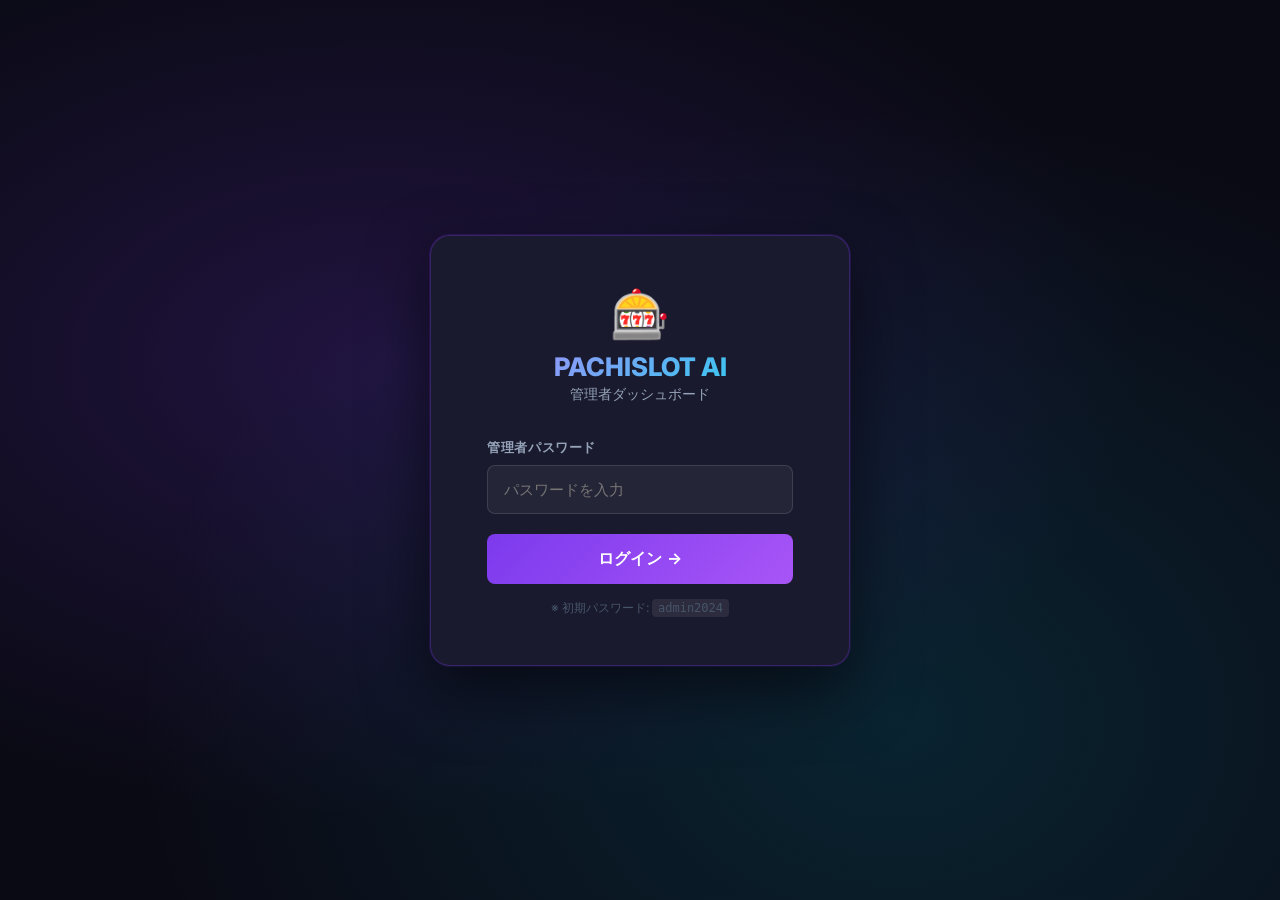
<file: admin.html>
<!DOCTYPE html>
<html lang="ja">
<head>
  <meta charset="UTF-8">
  <meta name="viewport" content="width=device-width, initial-scale=1.0">
  <meta name="description" content="パチスロAI 管理者ダッシュボード - 全国ホールデータ集計">
  <title>管理者ダッシュボード | PACHISLOT AI</title>
  <link rel="preconnect" href="https://fonts.googleapis.com">
  <link rel="preconnect" href="https://fonts.gstatic.com" crossorigin>
  <link href="https://fonts.googleapis.com/css2?family=Inter:wght@300;400;500;600;700;800&display=swap" rel="stylesheet">
  <link rel="stylesheet" href="./admin.css">
</head>
<body>

  <!-- ===== LOGIN OVERLAY ===== -->
  <div id="login-overlay" class="login-overlay">
    <div class="login-card">
      <div class="login-logo">
        <div class="login-icon">🎰</div>
        <h1 class="login-title">PACHISLOT AI</h1>
        <p class="login-subtitle">管理者ダッシュボード</p>
      </div>
      <div class="login-form">
        <div class="login-field">
          <label class="login-label">管理者パスワード</label>
          <input type="password" id="admin-password" class="login-input" placeholder="パスワードを入力" autocomplete="current-password">
        </div>
        <div id="login-error" class="login-error" style="display:none;">パスワードが違います</div>
        <button id="login-btn" class="login-btn">ログイン →</button>
        <p class="login-hint">※ 初期パスワード: <code>admin2024</code></p>
      </div>
    </div>
  </div>

  <!-- ===== MAIN APP ===== -->
  <div id="admin-app" class="admin-app" style="display:none;">

    <!-- Sidebar -->
    <aside class="sidebar">
      <div class="sidebar-logo">
        <span class="sidebar-icon">🎰</span>
        <div>
          <div class="sidebar-title">PACHISLOT AI</div>
          <div class="sidebar-sub">管理者パネル</div>
        </div>
      </div>
      <nav class="sidebar-nav">
        <button class="nav-btn active" data-view="dashboard">
          <span>📊</span> ダッシュボード
        </button>
        <button class="nav-btn" data-view="records">
          <span>📋</span> 台データ一覧
        </button>
        <button class="nav-btn" data-view="users">
          <span>👤</span> ユーザー管理
        </button>
        <button class="nav-btn" data-view="halls">
          <span>🏢</span> ホール分析
        </button>
        <button class="nav-btn" data-view="machines">
          <span>🎰</span> 機種別集計
        </button>
        <button class="nav-btn" data-view="settings">
          <span>⚙️</span> 設定
        </button>
      </nav>
      <div class="sidebar-footer">
        <div class="sidebar-footer-info">
          <span id="sidebar-record-count">0</span> 件のデータ
        </div>
        <button id="logout-btn" class="logout-btn">ログアウト</button>
      </div>
    </aside>

    <!-- Main Content -->
    <main class="main-content">

      <!-- Header -->
      <header class="admin-header">
        <div class="header-left">
          <button class="hamburger-btn" id="hamburger-btn">☰</button>
          <div id="view-title" class="view-title">ダッシュボード</div>
        </div>
        <div class="header-right">
          <div class="header-datetime" id="header-datetime"></div>
          <button class="refresh-btn" id="refresh-btn" title="データを更新">🔄</button>
          <button class="export-btn" id="export-btn">📥 CSVエクスポート</button>
        </div>
      </header>

      <!-- ===== DASHBOARD VIEW ===== -->
      <section id="view-dashboard" class="view active">

        <!-- KPI Cards -->
        <div class="kpi-grid">
          <div class="kpi-card kpi-blue">
            <div class="kpi-icon">📊</div>
            <div class="kpi-value" id="kpi-total">0</div>
            <div class="kpi-label">総データ件数</div>
            <div class="kpi-sub" id="kpi-total-sub">本日 +0件</div>
          </div>
          <div class="kpi-card kpi-purple">
            <div class="kpi-icon">🏢</div>
            <div class="kpi-value" id="kpi-halls">0</div>
            <div class="kpi-label">登録ホール数</div>
            <div class="kpi-sub" id="kpi-halls-sub">全国展開中</div>
          </div>
          <div class="kpi-card kpi-green">
            <div class="kpi-icon">🎰</div>
            <div class="kpi-value" id="kpi-machines">0</div>
            <div class="kpi-label">機種種類数</div>
            <div class="kpi-sub" id="kpi-machines-sub">対応機種</div>
          </div>
          <div class="kpi-card kpi-orange">
            <div class="kpi-icon">🌈</div>
            <div class="kpi-value" id="kpi-high-setting">0%</div>
            <div class="kpi-label">高設定疑い率</div>
            <div class="kpi-sub">設定4以上推定</div>
          </div>
        </div>

        <!-- Charts Row -->
        <div class="charts-row">
          <!-- Setting Distribution Chart -->
          <div class="chart-card">
            <div class="chart-title">🎯 設定推定分布（全データ）</div>
            <div class="setting-dist" id="setting-dist-chart">
              <!-- Generated by JS -->
            </div>
          </div>

          <!-- Machine Ranking -->
          <div class="chart-card">
            <div class="chart-title">🏆 機種別データ収集ランキング</div>
            <div class="ranking-list" id="machine-ranking">
              <!-- Generated by JS -->
            </div>
          </div>
        </div>

        <!-- Recent Data -->
        <div class="recent-card">
          <div class="recent-header">
            <div class="chart-title">🕐 最近のデータ受信</div>
            <button class="view-all-btn" data-view="records">すべて見る →</button>
          </div>
          <div class="table-wrapper">
            <table class="data-table" id="recent-table">
              <thead>
                <tr>
                  <th>日時</th>
                  <th>ホール名</th>
                  <th>機種</th>
                  <th>台番号</th>
                  <th>総回転</th>
                  <th>推定設定</th>
                  <th>差枚</th>
                  <th>送信者</th>
                </tr>
              </thead>
              <tbody id="recent-table-body">
                <tr><td colspan="8" class="empty-note">データなし</td></tr>
              </tbody>
            </table>
          </div>
        </div>

      </section>

      <!-- ===== RECORDS VIEW ===== -->
      <section id="view-records" class="view">

        <!-- Filter Bar -->
        <div class="filter-bar">
          <div class="filter-group">
            <input type="text" class="filter-input" id="filter-search" placeholder="🔍 ホール名・機種名で検索...">
          </div>
          <div class="filter-group">
            <select class="filter-select" id="filter-machine">
              <option value="">全機種</option>
            </select>
          </div>
          <div class="filter-group">
            <select class="filter-select" id="filter-setting">
              <option value="">全設定</option>
              <option value="6">設定6疑い</option>
              <option value="5">設定5疑い</option>
              <option value="4">設定4疑い</option>
              <option value="3">設定3以下</option>
            </select>
          </div>
          <div class="filter-group">
            <input type="date" class="filter-input" id="filter-date">
          </div>
          <button class="filter-clear-btn" id="filter-clear">クリア</button>
        </div>

        <div class="records-summary" id="records-summary">
          全 <span id="records-count">0</span> 件
        </div>

        <div class="table-wrapper">
          <table class="data-table" id="records-table">
            <thead>
              <tr>
                <th class="sortable" data-sort="timestamp">日時 ↕</th>
                <th class="sortable" data-sort="hallName">ホール ↕</th>
                <th>都道府県</th>
                <th class="sortable" data-sort="machineName">機種 ↕</th>
                <th>台番号</th>
                <th class="sortable" data-sort="totalSpins">総回転 ↕</th>
                <th>推定設定</th>
                <th>設定6%</th>
                <th>差枚</th>
                <th>確定演出</th>
                <th>送信者</th>
                <th>操作</th>
              </tr>
            </thead>
            <tbody id="records-table-body">
              <tr><td colspan="12" class="empty-note">データなし</td></tr>
            </tbody>
          </table>
        </div>

        <!-- Pagination -->
        <div class="pagination" id="pagination"></div>

      </section>

      <!-- ===== HALLS VIEW ===== -->
      <section id="view-halls" class="view">
        <div class="halls-grid" id="halls-grid">
          <!-- Generated by JS -->
        </div>
      </section>

      <!-- ===== USERS VIEW ===== -->
      <section id="view-users" class="view">
        <!-- User filter bar -->
        <div class="filter-bar">
          <div class="filter-group">
            <input type="text" class="filter-input" id="user-search" placeholder="🔍 ユーザーID・機種名で検索...">
          </div>
          <div class="filter-group">
            <select class="filter-select" id="user-sort">
              <option value="lastSeen">最終アクセス順</option>
              <option value="count">解析数順</option>
              <option value="id">ID順</option>
            </select>
          </div>
        </div>
        <div id="users-grid" class="users-grid">
          <!-- Generated by JS -->
        </div>

        <!-- User Detail Panel (slide-in) -->
        <div id="user-detail-panel" class="user-detail-panel" style="display:none;">
          <div class="user-detail-header">
            <div id="user-detail-title" class="user-detail-title"></div>
            <button id="user-detail-close" class="modal-close">✕</button>
          </div>
          <div id="user-detail-body" class="user-detail-body">
            <!-- Generated by JS -->
          </div>
        </div>
      </section>

      <!-- ===== MACHINES VIEW ===== -->
      <section id="view-machines" class="view">
        <div class="machines-grid" id="machines-grid">
          <!-- Generated by JS -->
        </div>
      </section>

      <!-- ===== SETTINGS VIEW ===== -->
      <section id="view-settings" class="view">
        <div class="settings-wrapper">

          <div class="settings-card">
            <div class="settings-title">🔐 パスワード変更</div>
            <div class="settings-field">
              <label>現在のパスワード</label>
              <input type="password" id="current-pw" class="settings-input" placeholder="現在のパスワード">
            </div>
            <div class="settings-field">
              <label>新しいパスワード</label>
              <input type="password" id="new-pw" class="settings-input" placeholder="新しいパスワード（8文字以上）">
            </div>
            <div class="settings-field">
              <label>確認用パスワード</label>
              <input type="password" id="new-pw-confirm" class="settings-input" placeholder="もう一度入力">
            </div>
            <button class="settings-btn" id="change-pw-btn">パスワードを変更</button>
            <div id="pw-change-msg" class="settings-msg" style="display:none;"></div>
          </div>

          <div class="settings-card">
            <div class="settings-title">🗄️ データ管理</div>
            <div class="settings-field">
              <label>データ保存先</label>
              <div class="settings-info" style="color:#34d399;">🟢 Firebase Firestore（クラウド・東京サーバー）</div>
              <p class="settings-note">全国のユーザーが解析するたびに自動でFirebaseに送信され、このダッシュボードに30秒ごと反映されます。リロードボタン（🔄）で手動更新も可能。</p>
            </div>
            <div class="settings-field">
              <label>テストデータを挿入</label>
              <button class="settings-btn secondary" id="insert-test-btn">🧪 デモデータを追加（5件）</button>
            </div>
            <div class="settings-field">
              <label>全データを削除</label>
              <button class="settings-btn danger" id="clear-data-btn">🗑️ 全データを削除</button>
            </div>
          </div>

          <div class="settings-card">
            <div class="settings-title">🔗 Firebase連携ステータス</div>

            <div style="background:rgba(16,185,129,0.12);border:1px solid rgba(16,185,129,0.35);border-radius:10px;padding:18px 20px;">
              <div style="font-weight:700;color:#34d399;font-size:1rem;margin-bottom:10px;">✅ 接続済み — 全国のデータを受信中</div>
              <div style="display:grid;gap:8px;font-size:0.85rem;color:#94a3b8;">
                <div>📁 プロジェクト: <strong style="color:#e2e8f0;">pachislot-ai-data</strong></div>
                <div>🌏 サーバー: <strong style="color:#e2e8f0;">asia-northeast1（東京）</strong></div>
                <div>🗄️ コレクション: <strong style="color:#e2e8f0;">hall_data</strong></div>
                <div>🔄 データ取得: <strong style="color:#e2e8f0;">自動30秒ごと</strong>（リロードボタンで手動更新も可）</div>
                <div>📡 データ送信: <strong style="color:#e2e8f0;">render.comを含む全ユーザーから自動送信中</strong></div>
              </div>
            </div>

            <p class="settings-note" style="margin-top:12px;">
              帰属先: <a href="https://console.firebase.google.com/project/pachislot-ai-data/firestore" target="_blank" style="color:#a78bfa;">Firebaseコンソールでデータを直接確認 ↗</a>
            </p>
          </div>

        </div>
      </section>

    </main>
  </div>

  <!-- Detail Modal -->
  <div id="detail-modal" class="modal-overlay" style="display:none;">
    <div class="modal-card">
      <div class="modal-header">
        <div class="modal-title">📋 台データ詳細</div>
        <button class="modal-close" id="modal-close">✕</button>
      </div>
      <div class="modal-body" id="modal-body">
        <!-- Generated by JS -->
      </div>
      <div class="modal-footer">
        <button class="modal-btn danger" id="modal-delete-btn">🗑️ このデータを削除</button>
        <button class="modal-btn secondary" id="modal-close-btn">閉じる</button>
      </div>
    </div>
  </div>

  <!-- Toast -->
  <div id="admin-toast" class="admin-toast"></div>

  <script src="./admin.js"></script>
</body>
</html>
</file>
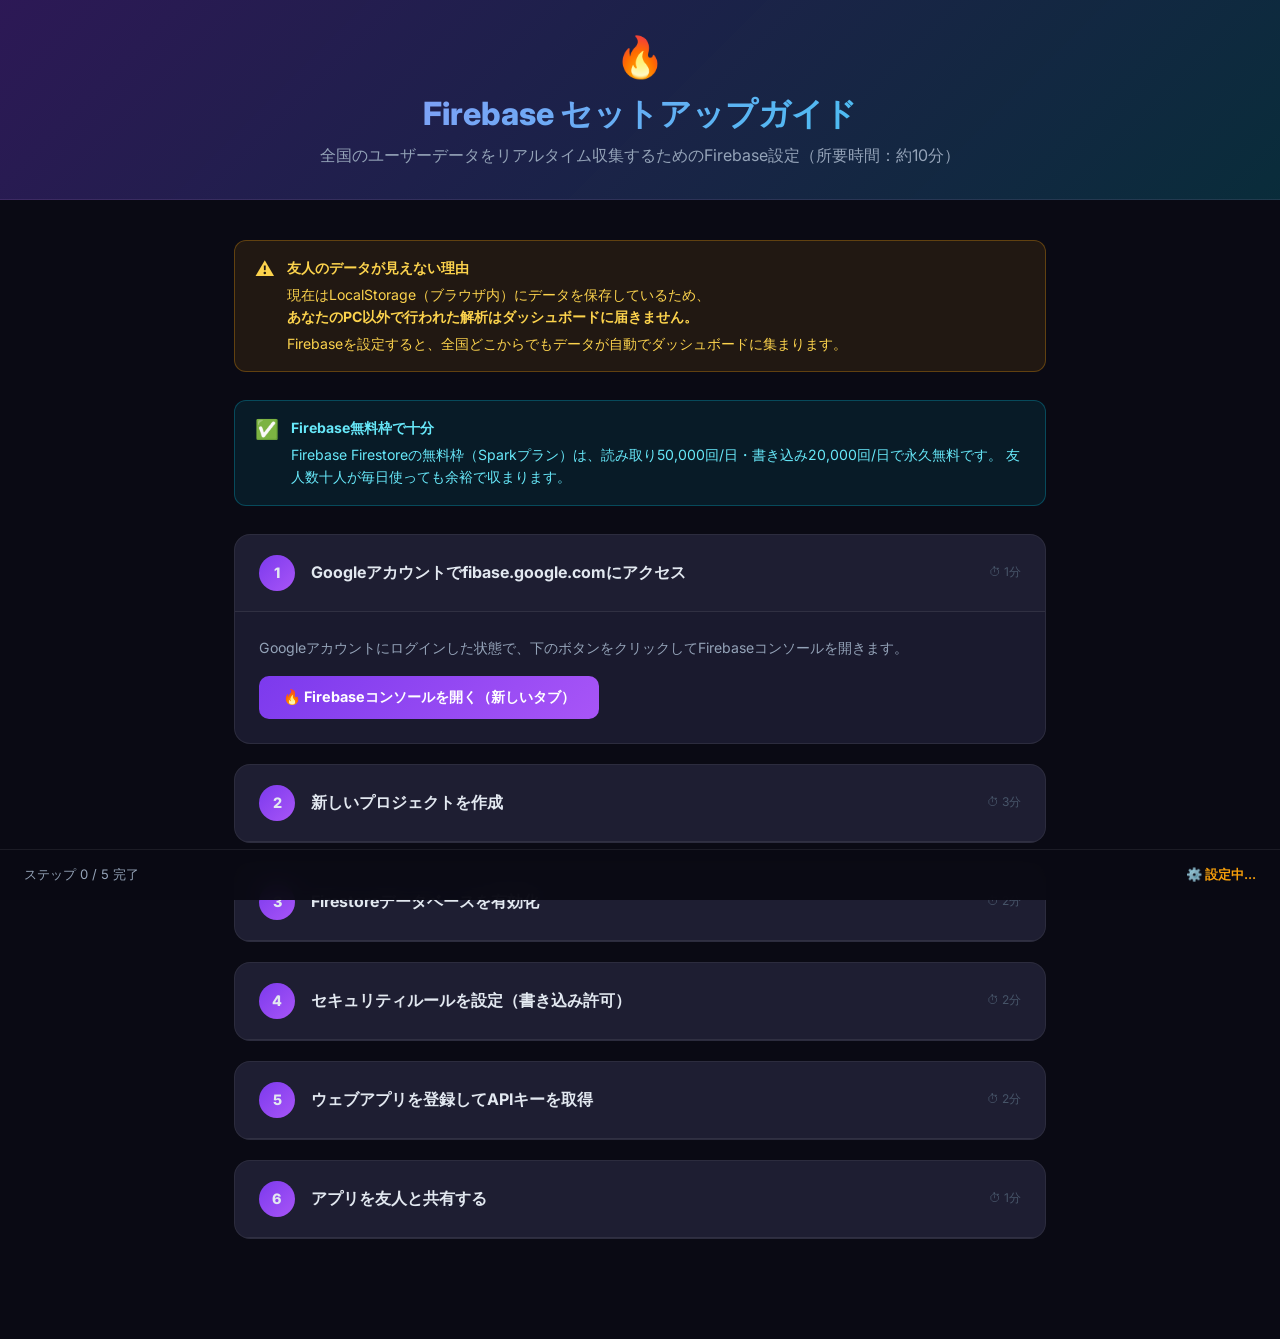
<file: firebase-setup.html>
<!DOCTYPE html>
<html lang="ja">
<head>
  <meta charset="UTF-8">
  <meta name="viewport" content="width=device-width, initial-scale=1.0">
  <title>Firebase セットアップ | PACHISLOT AI</title>
  <link rel="preconnect" href="https://fonts.googleapis.com">
  <link href="https://fonts.googleapis.com/css2?family=Inter:wght@400;500;600;700;800&display=swap" rel="stylesheet">
  <style>
    *, *::before, *::after { box-sizing: border-box; margin: 0; padding: 0; }
    :root {
      --bg: #0a0a14; --surface: #13131f; --card: #1a1a2e;
      --accent: #7c3aed; --accent2: #06b6d4; --green: #10b981;
      --orange: #f59e0b; --red: #ef4444;
      --text: #e2e8f0; --sub: #94a3b8; --muted: #475569;
      --border: rgba(255,255,255,0.08);
    }
    body { font-family: 'Inter', sans-serif; background: var(--bg); color: var(--text); min-height: 100vh; padding: 0; }

    .page-header {
      background: linear-gradient(135deg, rgba(124,58,237,0.3), rgba(6,182,212,0.2));
      border-bottom: 1px solid var(--border);
      padding: 32px 40px;
      text-align: center;
    }
    .page-header h1 { font-size: 2rem; font-weight: 800; background: linear-gradient(135deg, #a78bfa, #22d3ee); -webkit-background-clip: text; background-clip: text; -webkit-text-fill-color: transparent; margin-bottom: 8px; }
    .page-header p { color: var(--sub); font-size: 1rem; }

    .container { max-width: 860px; margin: 0 auto; padding: 40px 24px 80px; }

    .alert {
      border-radius: 12px;
      padding: 16px 20px;
      margin-bottom: 28px;
      display: flex; gap: 12px; align-items: flex-start;
    }
    .alert-info { background: rgba(6,182,212,0.1); border: 1px solid rgba(6,182,212,0.3); color: #67e8f9; }
    .alert-warn { background: rgba(245,158,11,0.1); border: 1px solid rgba(245,158,11,0.3); color: #fcd34d; }
    .alert-icon { font-size: 1.2rem; flex-shrink: 0; }
    .alert-text { font-size: 0.88rem; line-height: 1.6; }
    .alert-text strong { font-weight: 700; display: block; margin-bottom: 4px; }

    .step-card {
      background: var(--card);
      border: 1px solid var(--border);
      border-radius: 16px;
      margin-bottom: 20px;
      overflow: hidden;
    }
    .step-header {
      display: flex; align-items: center; gap: 16px;
      padding: 20px 24px;
      background: rgba(255,255,255,0.02);
      border-bottom: 1px solid var(--border);
      cursor: pointer;
    }
    .step-num {
      width: 36px; height: 36px;
      border-radius: 50%;
      background: linear-gradient(135deg, var(--accent), #a855f7);
      display: flex; align-items: center; justify-content: center;
      font-size: 0.9rem; font-weight: 800;
      flex-shrink: 0;
    }
    .step-num.done { background: linear-gradient(135deg, var(--green), #34d399); }
    .step-title { font-size: 1rem; font-weight: 700; flex: 1; }
    .step-time { font-size: 0.75rem; color: var(--muted); white-space: nowrap; }
    .step-body { padding: 24px; display: none; }
    .step-body.open { display: block; }

    .step-text { font-size: 0.88rem; color: var(--sub); line-height: 1.7; margin-bottom: 16px; }
    .step-text strong { color: var(--text); }

    .img-placeholder {
      background: rgba(255,255,255,0.03);
      border: 2px dashed rgba(255,255,255,0.1);
      border-radius: 10px;
      padding: 20px;
      text-align: center;
      color: var(--muted);
      font-size: 0.82rem;
      margin: 12px 0;
    }

    .code-block {
      background: #0d1117;
      border: 1px solid rgba(255,255,255,0.1);
      border-radius: 10px;
      padding: 16px 20px;
      font-family: 'Courier New', monospace;
      font-size: 0.82rem;
      color: #e6edf3;
      margin: 12px 0;
      overflow-x: auto;
      line-height: 1.6;
    }
    .code-block .kw { color: #ff7b72; }
    .code-block .str { color: #79c0ff; }
    .code-block .comment { color: #8b949e; }

    .click-target {
      display: inline-flex; align-items: center; gap: 6px;
      background: rgba(124,58,237,0.2);
      border: 1px solid rgba(124,58,237,0.4);
      border-radius: 6px;
      padding: 3px 10px;
      font-size: 0.82rem;
      color: #a78bfa;
      font-weight: 600;
    }

    .input-field {
      background: rgba(255,255,255,0.05);
      border: 1px solid var(--border);
      border-radius: 8px;
      color: var(--text);
      padding: 10px 14px;
      width: 100%;
      font-size: 0.9rem;
      font-family: inherit;
      outline: none;
      margin: 8px 0;
      transition: border-color 0.2s;
    }
    .input-field:focus { border-color: var(--accent); }

    .label { font-size: 0.78rem; color: var(--sub); font-weight: 600; margin-top: 12px; display: block; }

    .btn {
      border: none; border-radius: 10px; padding: 12px 24px;
      font-family: inherit; font-size: 0.9rem; font-weight: 700;
      cursor: pointer; transition: opacity 0.2s, transform 0.1s;
      display: inline-flex; align-items: center; gap: 8px;
    }
    .btn:hover { opacity: 0.85; }
    .btn:active { transform: scale(0.98); }
    .btn-primary { background: linear-gradient(135deg, var(--accent), #a855f7); color: #fff; }
    .btn-success { background: linear-gradient(135deg, #059669, var(--green)); color: #fff; }
    .btn-full { width: 100%; justify-content: center; margin-top: 16px; }
    .btn-outline { background: transparent; border: 1px solid var(--border); color: var(--sub); }

    .success-banner {
      background: rgba(16,185,129,0.15);
      border: 1px solid rgba(16,185,129,0.4);
      border-radius: 12px;
      padding: 20px 24px;
      display: none;
      margin-top: 16px;
    }
    .success-banner.show { display: block; }
    .success-banner h3 { color: #34d399; font-size: 1rem; margin-bottom: 8px; }
    .success-banner p { color: var(--sub); font-size: 0.85rem; line-height: 1.6; }

    .progress-bar-wrap { background: rgba(255,255,255,0.05); border-radius: 999px; height: 8px; margin-top: 20px; }
    .progress-bar { height: 100%; border-radius: 999px; background: linear-gradient(90deg, var(--accent), var(--accent2)); transition: width 0.5s ease; }

    .config-display {
      background: #0d1117;
      border: 1px solid rgba(16,185,129,0.3);
      border-radius: 10px;
      padding: 16px 20px;
      font-family: monospace;
      font-size: 0.82rem;
      color: #34d399;
      margin: 16px 0;
      display: none;
    }
    .config-display.show { display: block; }

    .nav-footer {
      position: fixed; bottom: 0; left: 0; right: 0;
      background: rgba(10,10,20,0.95);
      border-top: 1px solid var(--border);
      padding: 16px 24px;
      display: flex; justify-content: space-between; align-items: center;
      backdrop-filter: blur(12px);
    }
    .nav-footer-progress { font-size: 0.82rem; color: var(--sub); }
    .nav-footer-status { font-size: 0.82rem; font-weight: 600; }
    .status-pending { color: var(--orange); }
    .status-done { color: var(--green); }
  </style>
</head>
<body>

<div class="page-header">
  <div style="font-size:2.5rem; margin-bottom:12px;">🔥</div>
  <h1>Firebase セットアップガイド</h1>
  <p>全国のユーザーデータをリアルタイム収集するためのFirebase設定（所要時間：約10分）</p>
</div>

<div class="container">

  <div class="alert alert-warn">
    <div class="alert-icon">⚠️</div>
    <div class="alert-text">
      <strong>友人のデータが見えない理由</strong>
      現在はLocalStorage（ブラウザ内）にデータを保存しているため、<strong>あなたのPC以外で行われた解析はダッシュボードに届きません。</strong>
      Firebaseを設定すると、全国どこからでもデータが自動でダッシュボードに集まります。
    </div>
  </div>

  <div class="alert alert-info">
    <div class="alert-icon">✅</div>
    <div class="alert-text">
      <strong>Firebase無料枠で十分</strong>
      Firebase Firestoreの無料枠（Sparkプラン）は、読み取り50,000回/日・書き込み20,000回/日で永久無料です。
      友人数十人が毎日使っても余裕で収まります。
    </div>
  </div>

  <!-- STEP 1 -->
  <div class="step-card" id="step1">
    <div class="step-header" onclick="toggleStep('step1')">
      <div class="step-num" id="step1-num">1</div>
      <div class="step-title">Googleアカウントでfibase.google.comにアクセス</div>
      <div class="step-time">⏱ 1分</div>
    </div>
    <div class="step-body" id="step1-body">
      <p class="step-text">
        Googleアカウントにログインした状態で、下のボタンをクリックしてFirebaseコンソールを開きます。
      </p>
      <a href="https://console.firebase.google.com/" target="_blank" class="btn btn-primary" style="text-decoration:none; display:inline-flex;">
        🔥 Firebaseコンソールを開く（新しいタブ）
      </a>
    </div>
  </div>

  <!-- STEP 2 -->
  <div class="step-card" id="step2">
    <div class="step-header" onclick="toggleStep('step2')">
      <div class="step-num" id="step2-num">2</div>
      <div class="step-title">新しいプロジェクトを作成</div>
      <div class="step-time">⏱ 3分</div>
    </div>
    <div class="step-body" id="step2-body">
      <p class="step-text">
        Firebaseコンソールで<span class="click-target">＋ プロジェクトを追加</span>をクリックします。
      </p>
      <div class="img-placeholder">📸 [スクリーンショット：「プロジェクトを追加」ボタン]</div>
      <p class="step-text">
        <strong>プロジェクト名に <code style="background:rgba(255,255,255,0.08);padding:2px 6px;border-radius:4px;">pachislot-ai-data</code> と入力して次へ</strong><br>
        Googleアナリティクスの設定画面はスキップしてOK（無効のまま「プロジェクトを作成」）
      </p>
    </div>
  </div>

  <!-- STEP 3 -->
  <div class="step-card" id="step3">
    <div class="step-header" onclick="toggleStep('step3')">
      <div class="step-num" id="step3-num">3</div>
      <div class="step-title">Firestoreデータベースを有効化</div>
      <div class="step-time">⏱ 2分</div>
    </div>
    <div class="step-body" id="step3-body">
      <p class="step-text">
        左サイドバーから<span class="click-target">🔥 Firestore Database</span>をクリック →
        <span class="click-target">データベースを作成</span>ボタンをクリック。
      </p>
      <p class="step-text">
        モードの選択：<strong>「テストモードで開始」を選択</strong>（30日間は制限なし、後で変更可）<br>
        ロケーション：<strong>asia-northeast1（東京）</strong> を選択 → 「有効にする」
      </p>
      <div class="img-placeholder">📸 [スクリーンショット：Firestoreのモード選択画面]</div>
    </div>
  </div>

  <!-- STEP 4 -->
  <div class="step-card" id="step4">
    <div class="step-header" onclick="toggleStep('step4')">
      <div class="step-num" id="step4-num">4</div>
      <div class="step-title">セキュリティルールを設定（書き込み許可）</div>
      <div class="step-time">⏱ 2分</div>
    </div>
    <div class="step-body" id="step4-body">
      <p class="step-text">
        Firestoreの<span class="click-target">ルール</span>タブをクリック。<br>
        以下のルールをコピーして貼り付け、<span class="click-target">公開</span>ボタンをクリックします。
      </p>
      <div class="code-block">
<span class="comment">// Firestoreルール - 誰でも書き込み可能（管理者のみ読み取り）</span>
rules_version = <span class="str">'2'</span>;
<span class="kw">service</span> cloud.firestore {
  <span class="kw">match</span> /databases/{database}/documents {
    <span class="kw">match</span> /hall_data/{document} {
      allow create: <span class="kw">if</span> <span class="str">true</span>;  <span class="comment">// 全員書き込みOK</span>
      allow read, update, delete: <span class="kw">if</span> <span class="str">false</span>; <span class="comment">// 読み取りは禁止（管理者のみFirebase Adminで読む）</span>
    }
  }
}</div>
      <p class="step-text" style="color:var(--orange);">
        ⚠️ 上記ルールはユーザーは「書き込みだけ」できます。読み取りは管理者（あなた）がAPIキーで行うため、他のユーザーは他人のデータを見られません。
      </p>
    </div>
  </div>

  <!-- STEP 5 -->
  <div class="step-card" id="step5">
    <div class="step-header" onclick="toggleStep('step5')">
      <div class="step-num" id="step5-num">5</div>
      <div class="step-title">ウェブアプリを登録してAPIキーを取得</div>
      <div class="step-time">⏱ 2分</div>
    </div>
    <div class="step-body" id="step5-body">
      <p class="step-text">
        プロジェクトの設定（歯車アイコン → <span class="click-target">プロジェクトの設定</span>）を開き、<br>
        「マイアプリ」セクションから<span class="click-target">&lt;/&gt;</span>（ウェブ）アイコンをクリック。<br>
        アプリのニックネームに「pachislot-web」と入力して<span class="click-target">アプリを登録</span>。
      </p>
      <p class="step-text">
        次の画面に <code style="background:rgba(255,255,255,0.08);padding:2px 6px;border-radius:4px;">firebaseConfig</code> が表示されます。<br>
        <strong>この値を下のフォームに貼り付けてください：</strong>
      </p>

      <div class="code-block" style="color:#8b949e; user-select:all;">
const firebaseConfig = {
  apiKey: "<strong style="color:#79c0ff;">AIzaSy...</strong>",
  authDomain: "pachislot-ai-data.firebaseapp.com",
  projectId: "<strong style="color:#79c0ff;">pachislot-ai-data</strong>",
  storageBucket: "pachislot-ai-data.appspot.com",
  messagingSenderId: "...",
  appId: "..."
};
      </div>

      <label class="label">🔑 Firebase API Key（apiKey の値）</label>
      <input type="text" class="input-field" id="input-api-key" placeholder="AIzaSy...">

      <label class="label">📁 Firebase Project ID（projectId の値）</label>
      <input type="text" class="input-field" id="input-project-id" placeholder="pachislot-ai-data">

      <button class="btn btn-success btn-full" onclick="saveConfig()">
        ✅ この設定をPACHISLOT AIに適用する
      </button>

      <div class="success-banner" id="success-banner">
        <h3>🎉 設定が完了しました！</h3>
        <p>
          PACHISLOT AIが自動的にFirebaseに接続されました。<br>
          これからアプリで解析を行うと、全台のデータがFirebaseに自動送信されます。<br><br>
          <strong>友人に改めてアプリを使ってもらうと、30秒以内にダッシュボードに表示されます。</strong>
        </p>
        <div style="margin-top:16px; display:flex; gap:12px; flex-wrap:wrap;">
          <a href="admin.html" class="btn btn-success" style="text-decoration:none;">📊 ダッシュボードを開く</a>
          <a href="index.html" class="btn btn-outline" style="text-decoration:none;">🎰 アプリに戻る</a>
        </div>
      </div>

      <div class="config-display" id="config-display"></div>
    </div>
  </div>

  <!-- STEP 6: Done -->
  <div class="step-card" id="step6">
    <div class="step-header" onclick="toggleStep('step6')">
      <div class="step-num" id="step6-num">6</div>
      <div class="step-title">アプリを友人と共有する</div>
      <div class="step-time">⏱ 1分</div>
    </div>
    <div class="step-body" id="step6-body">
      <p class="step-text">
        Firebaseを設定したら、あとはアプリ（index.html）を友人にシェアするだけです。<br>
        <strong>友人がどこにいても、解析するたびに自動で全データがダッシュボードに届きます。</strong>
      </p>
      <div style="background: rgba(124,58,237,0.1); border: 1px solid rgba(124,58,237,0.3); border-radius:12px; padding:20px; margin-top:12px;">
        <div style="font-weight:700; margin-bottom:12px; color:#a78bfa;">📱 アプリの配布方法（おすすめ）</div>
        <div style="font-size:0.85rem; color:var(--sub); line-height:1.8;">
          <div>1️⃣ <strong>GitHub Pages</strong> - 無料でWebサイトとして公開（URLで共有可能）</div>
          <div>2️⃣ <strong>Netlify</strong> - ドラッグ&ドロップで公開（pachislot-ai.netlify.app など）</div>
          <div>3️⃣ <strong>Googleドライブ共有</strong> - フォルダごと共有してローカルで使用</div>
        </div>
      </div>
    </div>
  </div>

</div>

<div class="nav-footer">
  <div class="nav-footer-progress" id="setup-progress">ステップ 0 / 5 完了</div>
  <div class="nav-footer-status status-pending" id="setup-status">⚙️ 設定中...</div>
</div>

<script>
  // Auto-open first step
  toggleStep('step1');

  function toggleStep(id) {
    const body = document.getElementById(id + '-body');
    if (body) body.classList.toggle('open');
  }

  function saveConfig() {
    const apiKey    = document.getElementById('input-api-key').value.trim();
    const projectId = document.getElementById('input-project-id').value.trim();

    if (!apiKey || !apiKey.startsWith('AIza')) {
      alert('Firebase API Keyを正しく入力してください（AIzaSy...で始まります）');
      return;
    }
    if (!projectId) {
      alert('Project IDを入力してください');
      return;
    }

    const config = { apiKey, projectId, collection: 'hall_data' };
    localStorage.setItem('pachislot_firebase_config', JSON.stringify(config));

    // Show success
    document.getElementById('success-banner').classList.add('show');
    document.getElementById('config-display').classList.add('show');
    document.getElementById('config-display').textContent =
      `✅ 保存済み設定:\nAPI Key: ${apiKey.slice(0, 12)}...\nProject ID: ${projectId}\nCollection: hall_data`;

    document.getElementById('setup-status').textContent = '✅ 設定完了！';
    document.getElementById('setup-status').className = 'nav-footer-status status-done';
    document.getElementById('setup-progress').textContent = 'Firebase接続完了 🎉';

    // Mark step 5 num as done
    document.getElementById('step5-num').classList.add('done');
    document.getElementById('step5-num').textContent = '✓';
  }

  // Check if already configured
  window.addEventListener('DOMContentLoaded', () => {
    const cfg = localStorage.getItem('pachislot_firebase_config');
    if (cfg) {
      try {
        const c = JSON.parse(cfg);
        if (c.apiKey && c.projectId) {
          document.getElementById('input-api-key').value = c.apiKey;
          document.getElementById('input-project-id').value = c.projectId;
          document.getElementById('setup-status').textContent = '✅ 設定済み';
          document.getElementById('setup-status').className = 'nav-footer-status status-done';
          document.getElementById('setup-progress').textContent = 'Firebase接続済み 🎉';
        }
      } catch(_) {}
    }
  });
</script>
</body>
</html>
</file>
<file: admin.css>
/* ============================================
   PACHISLOT AI - Admin Dashboard CSS
   ============================================ */

*, *::before, *::after { box-sizing: border-box; margin: 0; padding: 0; }

:root {
  --bg-base:       #0a0a14;
  --bg-surface:    #12121f;
  --bg-card:       #1a1a2e;
  --bg-card2:      #1e1e35;
  --border:        rgba(255,255,255,0.07);
  --accent:        #7c3aed;
  --accent2:       #06b6d4;
  --accent3:       #10b981;
  --accent4:       #f59e0b;
  --accent5:       #ef4444;
  --text:          #e2e8f0;
  --text-sub:      #94a3b8;
  --text-muted:    #475569;
  --sidebar-w:     240px;
  --header-h:      60px;
  --radius:        12px;
  --radius-sm:     8px;
  --shadow:        0 4px 24px rgba(0,0,0,0.4);
}

body {
  font-family: 'Inter', -apple-system, sans-serif;
  background: var(--bg-base);
  color: var(--text);
  min-height: 100vh;
  overflow-x: hidden;
}

/* ===== LOGIN ===== */
.login-overlay {
  position: fixed; inset: 0;
  background: radial-gradient(ellipse at 30% 40%, rgba(124,58,237,0.2), transparent 60%),
              radial-gradient(ellipse at 70% 80%, rgba(6,182,212,0.15), transparent 60%),
              var(--bg-base);
  display: flex; align-items: center; justify-content: center;
  z-index: 9999;
}

.login-card {
  background: var(--bg-card);
  border: 1px solid rgba(124,58,237,0.3);
  border-radius: 20px;
  padding: 48px 56px;
  width: 100%;
  max-width: 420px;
  box-shadow: 0 24px 64px rgba(0,0,0,0.6), 0 0 0 1px rgba(124,58,237,0.2);
  animation: fadeSlideIn 0.4s ease;
}

@keyframes fadeSlideIn {
  from { opacity: 0; transform: translateY(20px); }
  to   { opacity: 1; transform: translateY(0); }
}

.login-logo { text-align: center; margin-bottom: 36px; }
.login-icon { font-size: 3rem; margin-bottom: 8px; }
.login-title { font-size: 1.6rem; font-weight: 800; background: linear-gradient(135deg, #a78bfa, #22d3ee); -webkit-background-clip: text; -webkit-text-fill-color: transparent; }
.login-subtitle { color: var(--text-sub); font-size: 0.85rem; margin-top: 4px; }

.login-label { display: block; font-size: 0.8rem; font-weight: 600; color: var(--text-sub); margin-bottom: 8px; text-transform: uppercase; letter-spacing: 0.05em; }
.login-input {
  width: 100%;
  background: rgba(255,255,255,0.05);
  border: 1px solid rgba(255,255,255,0.12);
  border-radius: var(--radius-sm);
  color: var(--text);
  padding: 14px 16px;
  font-size: 0.95rem;
  font-family: inherit;
  outline: none;
  transition: border-color 0.2s, box-shadow 0.2s;
}
.login-input:focus { border-color: var(--accent); box-shadow: 0 0 0 3px rgba(124,58,237,0.2); }

.login-error { color: var(--accent5); font-size: 0.82rem; margin-top: 8px; padding: 8px 12px; background: rgba(239,68,68,0.1); border-radius: 6px; border-left: 3px solid var(--accent5); }

.login-btn {
  width: 100%;
  background: linear-gradient(135deg, var(--accent), #a855f7);
  color: #fff;
  border: none;
  border-radius: var(--radius-sm);
  padding: 14px;
  font-size: 1rem;
  font-weight: 700;
  font-family: inherit;
  cursor: pointer;
  margin-top: 20px;
  transition: opacity 0.2s, transform 0.1s;
  letter-spacing: 0.02em;
}
.login-btn:hover { opacity: 0.9; transform: translateY(-1px); }
.login-btn:active { transform: translateY(0); }
.login-hint { text-align: center; font-size: 0.75rem; color: var(--text-muted); margin-top: 16px; }
.login-hint code { background: rgba(255,255,255,0.08); padding: 2px 6px; border-radius: 4px; font-family: monospace; }

/* ===== APP LAYOUT ===== */
.admin-app { display: flex; min-height: 100vh; }

/* ===== SIDEBAR ===== */
.sidebar {
  width: var(--sidebar-w);
  background: var(--bg-surface);
  border-right: 1px solid var(--border);
  display: flex;
  flex-direction: column;
  position: fixed;
  top: 0; left: 0; bottom: 0;
  z-index: 100;
  transition: transform 0.3s ease;
}

.sidebar-logo {
  display: flex; align-items: center; gap: 12px;
  padding: 20px 20px 16px;
  border-bottom: 1px solid var(--border);
}
.sidebar-icon { font-size: 1.8rem; }
.sidebar-title { font-size: 1rem; font-weight: 800; background: linear-gradient(135deg, #a78bfa, #22d3ee); -webkit-background-clip: text; -webkit-text-fill-color: transparent; }
.sidebar-sub { font-size: 0.7rem; color: var(--text-muted); }

.sidebar-nav {
  flex: 1;
  padding: 12px;
  display: flex;
  flex-direction: column;
  gap: 4px;
  overflow-y: auto;
}

.nav-btn {
  display: flex;
  align-items: center;
  gap: 10px;
  background: none;
  border: none;
  color: var(--text-sub);
  font-family: inherit;
  font-size: 0.88rem;
  font-weight: 500;
  padding: 11px 14px;
  border-radius: var(--radius-sm);
  cursor: pointer;
  transition: background 0.15s, color 0.15s;
  text-align: left;
  width: 100%;
}
.nav-btn:hover { background: rgba(255,255,255,0.05); color: var(--text); }
.nav-btn.active { background: rgba(124,58,237,0.2); color: #a78bfa; font-weight: 600; }

.sidebar-footer {
  padding: 16px;
  border-top: 1px solid var(--border);
}
.sidebar-footer-info { font-size: 0.75rem; color: var(--text-muted); margin-bottom: 10px; }
.logout-btn {
  width: 100%;
  background: rgba(239,68,68,0.1);
  border: 1px solid rgba(239,68,68,0.2);
  color: #f87171;
  border-radius: var(--radius-sm);
  padding: 8px;
  font-size: 0.82rem;
  font-family: inherit;
  cursor: pointer;
  transition: background 0.2s;
}
.logout-btn:hover { background: rgba(239,68,68,0.2); }

/* ===== MAIN ===== */
.main-content {
  flex: 1;
  margin-left: var(--sidebar-w);
  display: flex;
  flex-direction: column;
  min-height: 100vh;
}

.admin-header {
  position: sticky;
  top: 0;
  height: var(--header-h);
  background: rgba(10,10,20,0.85);
  backdrop-filter: blur(12px);
  border-bottom: 1px solid var(--border);
  display: flex;
  align-items: center;
  justify-content: space-between;
  padding: 0 24px;
  z-index: 50;
}

.header-left { display: flex; align-items: center; gap: 12px; }
.hamburger-btn { display: none; background: none; border: none; color: var(--text); font-size: 1.2rem; cursor: pointer; }
.view-title { font-size: 1.1rem; font-weight: 700; }

.header-right { display: flex; align-items: center; gap: 12px; }
.header-datetime { font-size: 0.8rem; color: var(--text-sub); }
.refresh-btn { background: none; border: 1px solid var(--border); color: var(--text-sub); padding: 7px 12px; border-radius: var(--radius-sm); cursor: pointer; font-size: 0.9rem; transition: all 0.2s; }
.refresh-btn:hover { background: rgba(255,255,255,0.05); color: var(--text); }
.export-btn { background: rgba(16,185,129,0.15); border: 1px solid rgba(16,185,129,0.3); color: #34d399; padding: 7px 14px; border-radius: var(--radius-sm); cursor: pointer; font-size: 0.82rem; font-weight: 600; font-family: inherit; transition: background 0.2s; }
.export-btn:hover { background: rgba(16,185,129,0.25); }

/* ===== VIEWS ===== */
.view { display: none; padding: 24px; animation: viewFade 0.25s ease; }
.view.active { display: block; }
@keyframes viewFade { from { opacity: 0; transform: translateY(8px); } to { opacity: 1; transform: translateY(0); } }

/* ===== KPI GRID ===== */
.kpi-grid {
  display: grid;
  grid-template-columns: repeat(4, 1fr);
  gap: 16px;
  margin-bottom: 20px;
}

.kpi-card {
  background: var(--bg-card);
  border-radius: var(--radius);
  padding: 20px 22px;
  position: relative;
  overflow: hidden;
  border: 1px solid var(--border);
  transition: transform 0.2s, box-shadow 0.2s;
}
.kpi-card:hover { transform: translateY(-2px); box-shadow: var(--shadow); }
.kpi-card::before {
  content: '';
  position: absolute;
  top: 0; left: 0; right: 0;
  height: 3px;
}
.kpi-blue::before { background: linear-gradient(90deg, #3b82f6, #06b6d4); }
.kpi-purple::before { background: linear-gradient(90deg, #7c3aed, #a855f7); }
.kpi-green::before { background: linear-gradient(90deg, #059669, #10b981); }
.kpi-orange::before { background: linear-gradient(90deg, #d97706, #f59e0b); }

.kpi-icon { font-size: 1.5rem; margin-bottom: 10px; }
.kpi-value { font-size: 2rem; font-weight: 800; line-height: 1; margin-bottom: 6px; }
.kpi-label { font-size: 0.8rem; color: var(--text-sub); font-weight: 500; }
.kpi-sub { font-size: 0.72rem; color: var(--text-muted); margin-top: 4px; }

/* ===== CHARTS ROW ===== */
.charts-row {
  display: grid;
  grid-template-columns: 1fr 1fr;
  gap: 16px;
  margin-bottom: 20px;
}

.chart-card {
  background: var(--bg-card);
  border: 1px solid var(--border);
  border-radius: var(--radius);
  padding: 20px;
}
.chart-title {
  font-size: 0.88rem;
  font-weight: 700;
  color: var(--text-sub);
  text-transform: uppercase;
  letter-spacing: 0.05em;
  margin-bottom: 16px;
}

/* Setting Distribution */
.setting-dist { display: flex; flex-direction: column; gap: 10px; }
.setting-row { display: flex; align-items: center; gap: 12px; }
.setting-label { font-size: 0.82rem; font-weight: 600; width: 52px; flex-shrink: 0; }
.setting-bar-wrap { flex: 1; background: rgba(255,255,255,0.05); border-radius: 999px; height: 10px; overflow: hidden; }
.setting-bar { height: 100%; border-radius: 999px; transition: width 0.8s cubic-bezier(0.23, 1, 0.32, 1); }
.bar-set6 { background: linear-gradient(90deg, #7c3aed, #a855f7); }
.bar-set5 { background: linear-gradient(90deg, #2563eb, #3b82f6); }
.bar-set4 { background: linear-gradient(90deg, #059669, #10b981); }
.bar-set3 { background: linear-gradient(90deg, #ca8a04, #eab308); }
.bar-set2 { background: linear-gradient(90deg, #ea580c, #f97316); }
.bar-set1 { background: linear-gradient(90deg, #dc2626, #ef4444); }
.setting-pct { font-size: 0.78rem; color: var(--text-sub); width: 36px; text-align: right; flex-shrink: 0; }
.setting-count { font-size: 0.72rem; color: var(--text-muted); width: 32px; text-align: right; flex-shrink: 0; }

/* Ranking */
.ranking-list { display: flex; flex-direction: column; gap: 8px; }
.ranking-item {
  display: flex; align-items: center; gap: 12px;
  padding: 10px 12px;
  background: rgba(255,255,255,0.03);
  border-radius: var(--radius-sm);
  transition: background 0.15s;
}
.ranking-item:hover { background: rgba(255,255,255,0.06); }
.ranking-num { font-size: 0.82rem; font-weight: 800; color: var(--text-muted); width: 20px; }
.ranking-num.r1 { color: #f59e0b; }
.ranking-num.r2 { color: #94a3b8; }
.ranking-num.r3 { color: #cd7c3d; }
.ranking-name { flex: 1; font-size: 0.88rem; font-weight: 600; }
.ranking-bar-wrap { width: 80px; background: rgba(255,255,255,0.05); border-radius: 999px; height: 6px; }
.ranking-bar { height: 100%; border-radius: 999px; background: linear-gradient(90deg, var(--accent), var(--accent2)); }
.ranking-count { font-size: 0.78rem; color: var(--text-sub); width: 36px; text-align: right; }

/* ===== RECENT / TABLE ===== */
.recent-card {
  background: var(--bg-card);
  border: 1px solid var(--border);
  border-radius: var(--radius);
  overflow: hidden;
}
.recent-header {
  display: flex; align-items: center; justify-content: space-between;
  padding: 16px 20px;
  border-bottom: 1px solid var(--border);
}
.view-all-btn { background: none; border: none; color: var(--accent2); font-size: 0.82rem; cursor: pointer; font-family: inherit; }
.view-all-btn:hover { text-decoration: underline; }

.table-wrapper { overflow-x: auto; }
.data-table {
  width: 100%;
  border-collapse: collapse;
  font-size: 0.82rem;
}
.data-table th {
  background: rgba(255,255,255,0.03);
  color: var(--text-muted);
  font-size: 0.72rem;
  font-weight: 700;
  text-transform: uppercase;
  letter-spacing: 0.05em;
  padding: 10px 14px;
  text-align: left;
  border-bottom: 1px solid var(--border);
  white-space: nowrap;
}
.data-table th.sortable { cursor: pointer; user-select: none; }
.data-table th.sortable:hover { color: var(--text); }
.data-table td {
  padding: 11px 14px;
  border-bottom: 1px solid rgba(255,255,255,0.04);
  color: var(--text);
  white-space: nowrap;
}
.data-table tr:hover td { background: rgba(255,255,255,0.02); }
.data-table tr:last-child td { border-bottom: none; }
.empty-note { text-align: center; color: var(--text-muted); padding: 32px !important; }

/* Setting badges */
.setting-badge {
  display: inline-block;
  padding: 2px 10px;
  border-radius: 999px;
  font-size: 0.75rem;
  font-weight: 700;
}
.s6 { background: rgba(124,58,237,0.25); color: #a78bfa; }
.s5 { background: rgba(37,99,235,0.25); color: #60a5fa; }
.s4 { background: rgba(5,150,105,0.25); color: #34d399; }
.s3 { background: rgba(202,138,4,0.25); color: #fbbf24; }
.s2 { background: rgba(234,88,12,0.25); color: #fb923c; }
.s1 { background: rgba(220,38,38,0.25); color: #f87171; }

.confirm-badge { background: rgba(239,68,68,0.15); color: #f87171; padding: 2px 8px; border-radius: 6px; font-size: 0.72rem; }

.action-btn {
  background: rgba(255,255,255,0.05);
  border: 1px solid var(--border);
  color: var(--text-sub);
  padding: 4px 10px;
  border-radius: 6px;
  cursor: pointer;
  font-size: 0.75rem;
  font-family: inherit;
  transition: background 0.15s;
}
.action-btn:hover { background: rgba(255,255,255,0.1); color: var(--text); }

/* ===== FILTER BAR ===== */
.filter-bar {
  display: flex;
  gap: 10px;
  margin-bottom: 16px;
  flex-wrap: wrap;
}
.filter-group { display: flex; flex-direction: column; }
.filter-input, .filter-select {
  background: var(--bg-card);
  border: 1px solid var(--border);
  border-radius: var(--radius-sm);
  color: var(--text);
  padding: 9px 14px;
  font-size: 0.85rem;
  font-family: inherit;
  outline: none;
  transition: border-color 0.2s;
}
.filter-input:focus, .filter-select:focus { border-color: var(--accent); }
.filter-input { width: 220px; }
.filter-select { min-width: 140px; }
.filter-clear-btn {
  background: rgba(255,255,255,0.05);
  border: 1px solid var(--border);
  color: var(--text-sub);
  padding: 9px 16px;
  border-radius: var(--radius-sm);
  cursor: pointer;
  font-size: 0.82rem;
  font-family: inherit;
  align-self: flex-end;
}
.filter-clear-btn:hover { background: rgba(255,255,255,0.1); }

.records-summary { font-size: 0.82rem; color: var(--text-muted); margin-bottom: 12px; }

/* ===== PAGINATION ===== */
.pagination {
  display: flex;
  justify-content: center;
  gap: 6px;
  margin-top: 20px;
}
.page-btn {
  background: var(--bg-card);
  border: 1px solid var(--border);
  color: var(--text-sub);
  padding: 7px 12px;
  border-radius: var(--radius-sm);
  cursor: pointer;
  font-size: 0.82rem;
  font-family: inherit;
  transition: all 0.15s;
}
.page-btn.active { background: var(--accent); border-color: var(--accent); color: #fff; }
.page-btn:hover:not(.active) { background: rgba(255,255,255,0.08); }

/* ===== HALLS / MACHINES GRID ===== */
.halls-grid, .machines-grid {
  display: grid;
  grid-template-columns: repeat(auto-fill, minmax(300px, 1fr));
  gap: 16px;
}

.hall-card, .machine-card {
  background: var(--bg-card);
  border: 1px solid var(--border);
  border-radius: var(--radius);
  padding: 20px;
  transition: transform 0.2s, box-shadow 0.2s;
}
.hall-card:hover, .machine-card:hover { transform: translateY(-2px); box-shadow: var(--shadow); }

.hall-card-header { display: flex; align-items: flex-start; justify-content: space-between; margin-bottom: 14px; }
.hall-name { font-size: 1rem; font-weight: 700; }
.hall-pref { font-size: 0.75rem; color: var(--text-sub); margin-top: 2px; }
.hall-count { background: rgba(124,58,237,0.2); color: #a78bfa; padding: 4px 10px; border-radius: 999px; font-size: 0.75rem; font-weight: 700; }

.hall-stats { display: grid; grid-template-columns: 1fr 1fr; gap: 8px; }
.hall-stat { background: rgba(255,255,255,0.03); border-radius: 8px; padding: 10px; }
.hall-stat-label { font-size: 0.7rem; color: var(--text-muted); margin-bottom: 4px; }
.hall-stat-value { font-size: 1rem; font-weight: 700; }

.machine-card-header { display: flex; align-items: center; gap: 14px; margin-bottom: 14px; }
.machine-icon { font-size: 2rem; }
.machine-name { font-size: 1rem; font-weight: 700; }
.machine-type { font-size: 0.72rem; color: var(--accent2); margin-top: 2px; }
.machine-stats { display: flex; gap: 16px; }
.machine-stat { text-align: center; }
.machine-stat-val { font-size: 1.2rem; font-weight: 800; }
.machine-stat-lbl { font-size: 0.7rem; color: var(--text-muted); }

/* ===== USERS GRID ===== */
.users-grid {
  display: grid;
  grid-template-columns: repeat(auto-fill, minmax(280px, 1fr));
  gap: 16px;
}

.user-card {
  background: var(--bg-card);
  border: 1px solid var(--border);
  border-radius: var(--radius);
  padding: 20px;
  cursor: pointer;
  transition: transform 0.2s, box-shadow 0.2s, border-color 0.2s;
  position: relative;
  overflow: hidden;
}
.user-card::before {
  content: '';
  position: absolute;
  top: 0; left: 0; right: 0;
  height: 3px;
  background: linear-gradient(90deg, var(--accent), #a855f7, var(--accent2));
}
.user-card:hover { transform: translateY(-3px); box-shadow: var(--shadow); border-color: rgba(124,58,237,0.4); }

.user-card-header { display: flex; align-items: center; gap: 14px; margin-bottom: 16px; }
.user-avatar {
  width: 48px; height: 48px; border-radius: 50%;
  background: linear-gradient(135deg, var(--accent), #a855f7);
  display: flex; align-items: center; justify-content: center;
  font-size: 1.2rem; font-weight: 800; color: #fff; flex-shrink: 0;
}
.user-id { font-size: 0.95rem; font-weight: 700; font-family: 'Courier New', monospace; }
.user-last-seen { font-size: 0.72rem; color: var(--text-muted); margin-top: 2px; }

.user-stats { display: grid; grid-template-columns: repeat(3, 1fr); gap: 8px; margin-bottom: 14px; }
.user-stat { background: rgba(255,255,255,0.03); border-radius: 8px; padding: 8px; text-align: center; }
.user-stat-val { font-size: 1.1rem; font-weight: 800; color: var(--accent2); }
.user-stat-lbl { font-size: 0.65rem; color: var(--text-muted); }

.user-fav-machine { font-size: 0.8rem; color: var(--text-sub); }
.user-fav-machine strong { color: var(--accent2); font-weight: 700; }

.user-thumb-strip { display: flex; gap: 6px; margin-top: 12px; flex-wrap: nowrap; overflow: hidden; }
.user-thumb {
  width: 56px; height: 40px; border-radius: 6px; object-fit: cover;
  border: 1px solid var(--border); flex-shrink: 0;
  transition: transform 0.2s;
}
.user-thumb:hover { transform: scale(1.05); }

/* ===== USER DETAIL PANEL ===== */
.user-detail-panel {
  position: fixed;
  top: 0; right: 0; bottom: 0;
  width: 480px;
  background: var(--bg-card);
  border-left: 1px solid var(--border);
  z-index: 300;
  display: flex;
  flex-direction: column;
  box-shadow: -8px 0 40px rgba(0,0,0,0.6);
  animation: slideInRight 0.3s ease;
}
@keyframes slideInRight {
  from { transform: translateX(100%); }
  to   { transform: translateX(0); }
}
.user-detail-header {
  display: flex; align-items: center; justify-content: space-between;
  padding: 20px 22px;
  border-bottom: 1px solid var(--border);
  flex-shrink: 0;
}
.user-detail-title { font-size: 1rem; font-weight: 700; }
.user-detail-body { flex: 1; overflow-y: auto; padding: 20px 22px; }

.user-history-item {
  background: rgba(255,255,255,0.03);
  border: 1px solid var(--border);
  border-radius: 10px;
  padding: 14px;
  margin-bottom: 12px;
  display: flex;
  gap: 14px;
  align-items: flex-start;
}
.user-history-thumb {
  width: 80px; height: 56px; border-radius: 8px; object-fit: cover;
  border: 1px solid var(--border); flex-shrink: 0;
}
.user-history-thumb-placeholder {
  width: 80px; height: 56px; border-radius: 8px;
  background: rgba(255,255,255,0.04);
  border: 1px dashed var(--border);
  display: flex; align-items: center; justify-content: center;
  font-size: 1.4rem; flex-shrink: 0;
}
.user-history-info { flex: 1; min-width: 0; }
.user-history-date { font-size: 0.72rem; color: var(--text-muted); margin-bottom: 4px; }
.user-history-machine { font-size: 0.9rem; font-weight: 700; margin-bottom: 4px; white-space: nowrap; overflow: hidden; text-overflow: ellipsis; }
.user-history-meta { font-size: 0.75rem; color: var(--text-sub); display: flex; gap: 12px; flex-wrap: wrap; }

/* ===== SETTINGS ===== */

.settings-wrapper {
  display: grid;
  grid-template-columns: repeat(auto-fill, minmax(380px, 1fr));
  gap: 20px;
}
.settings-card {
  background: var(--bg-card);
  border: 1px solid var(--border);
  border-radius: var(--radius);
  padding: 24px;
}
.settings-title { font-size: 0.95rem; font-weight: 700; margin-bottom: 20px; display: flex; align-items: center; gap: 8px; }
.settings-field { margin-bottom: 16px; }
.settings-field label { display: block; font-size: 0.8rem; color: var(--text-sub); margin-bottom: 8px; font-weight: 500; }
.settings-input {
  width: 100%;
  background: rgba(255,255,255,0.05);
  border: 1px solid var(--border);
  border-radius: var(--radius-sm);
  color: var(--text);
  padding: 10px 14px;
  font-size: 0.88rem;
  font-family: inherit;
  outline: none;
  transition: border-color 0.2s;
}
.settings-input:focus { border-color: var(--accent); }
.settings-info { font-size: 0.85rem; color: var(--accent2); font-weight: 600; margin-bottom: 6px; }
.settings-note { font-size: 0.78rem; color: var(--text-muted); line-height: 1.6; }
.settings-btn {
  background: linear-gradient(135deg, var(--accent), #a855f7);
  border: none;
  border-radius: var(--radius-sm);
  color: #fff;
  padding: 10px 20px;
  font-family: inherit;
  font-size: 0.88rem;
  font-weight: 600;
  cursor: pointer;
  transition: opacity 0.2s;
}
.settings-btn:hover { opacity: 0.85; }
.settings-btn.secondary { background: rgba(255,255,255,0.08); color: var(--text); border: 1px solid var(--border); }
.settings-btn.danger { background: rgba(239,68,68,0.15); color: #f87171; border: 1px solid rgba(239,68,68,0.2); }
.settings-msg { font-size: 0.82rem; margin-top: 10px; padding: 8px 12px; border-radius: 6px; }
.settings-msg.ok { background: rgba(16,185,129,0.1); color: #34d399; border-left: 3px solid #34d399; }
.settings-msg.err { background: rgba(239,68,68,0.1); color: #f87171; border-left: 3px solid #f87171; }

/* ===== MODAL ===== */
.modal-overlay {
  position: fixed; inset: 0;
  background: rgba(0,0,0,0.7);
  display: flex; align-items: center; justify-content: center;
  z-index: 200;
  backdrop-filter: blur(4px);
}
.modal-card {
  background: var(--bg-card);
  border: 1px solid var(--border);
  border-radius: 16px;
  width: 95%;
  max-width: 640px;
  max-height: 88vh;
  display: flex;
  flex-direction: column;
  box-shadow: 0 24px 64px rgba(0,0,0,0.8);
  animation: fadeSlideIn 0.3s ease;
}
.modal-header {
  display: flex; align-items: center; justify-content: space-between;
  padding: 18px 22px;
  border-bottom: 1px solid var(--border);
}
.modal-title { font-size: 1rem; font-weight: 700; }
.modal-close { background: none; border: none; color: var(--text-sub); font-size: 1.1rem; cursor: pointer; }
.modal-body { flex: 1; overflow-y: auto; padding: 22px; }
.modal-footer {
  display: flex; gap: 10px; justify-content: flex-end;
  padding: 16px 22px;
  border-top: 1px solid var(--border);
}
.modal-btn {
  background: rgba(255,255,255,0.06);
  border: 1px solid var(--border);
  color: var(--text);
  padding: 9px 18px;
  border-radius: var(--radius-sm);
  cursor: pointer;
  font-size: 0.85rem;
  font-family: inherit;
  font-weight: 600;
  transition: background 0.15s;
}
.modal-btn:hover { background: rgba(255,255,255,0.12); }
.modal-btn.danger { background: rgba(239,68,68,0.12); border-color: rgba(239,68,68,0.3); color: #f87171; }
.modal-btn.danger:hover { background: rgba(239,68,68,0.22); }
.modal-btn.secondary { color: var(--text-sub); }

.detail-grid {
  display: grid;
  grid-template-columns: 1fr 1fr;
  gap: 12px;
  margin-bottom: 16px;
}
.detail-item { background: rgba(255,255,255,0.03); border-radius: 8px; padding: 12px 14px; }
.detail-label { font-size: 0.72rem; color: var(--text-muted); margin-bottom: 4px; }
.detail-value { font-size: 0.92rem; font-weight: 600; }
.detail-section { font-size: 0.78rem; font-weight: 700; color: var(--text-sub); text-transform: uppercase; letter-spacing: 0.05em; margin: 16px 0 10px; }

/* ===== TOAST ===== */
.admin-toast {
  position: fixed;
  bottom: 24px;
  right: 24px;
  background: var(--bg-card2);
  border: 1px solid var(--border);
  border-radius: 10px;
  padding: 12px 20px;
  font-size: 0.88rem;
  font-weight: 500;
  color: var(--text);
  box-shadow: var(--shadow);
  z-index: 9999;
  opacity: 0;
  transform: translateX(20px);
  transition: opacity 0.3s, transform 0.3s;
  pointer-events: none;
}
.admin-toast.show { opacity: 1; transform: translateX(0); }
.admin-toast.ok { border-color: rgba(16,185,129,0.4); }
.admin-toast.err { border-color: rgba(239,68,68,0.4); }

/* ===== STATUS INDICATOR ===== */
.status-dot {
  display: inline-block;
  width: 7px; height: 7px;
  border-radius: 50%;
  margin-right: 6px;
  background: var(--accent3);
  animation: pulse-dot 2s ease infinite;
}
@keyframes pulse-dot {
  0%, 100% { opacity: 1; }
  50% { opacity: 0.4; }
}

/* ===== RESPONSIVE ===== */
@media (max-width: 1024px) {
  .kpi-grid { grid-template-columns: repeat(2, 1fr); }
  .charts-row { grid-template-columns: 1fr; }
}

@media (max-width: 768px) {
  :root { --sidebar-w: 0px; }
  .sidebar { transform: translateX(-240px); width: 240px; }
  .sidebar.open { transform: translateX(0); }
  .main-content { margin-left: 0; }
  .hamburger-btn { display: block; }
  .kpi-grid { grid-template-columns: repeat(2, 1fr); }
  .settings-wrapper { grid-template-columns: 1fr; }
  .filter-bar { flex-direction: column; }
  .filter-input { width: 100%; }
  .header-datetime { display: none; }
}
</file>
